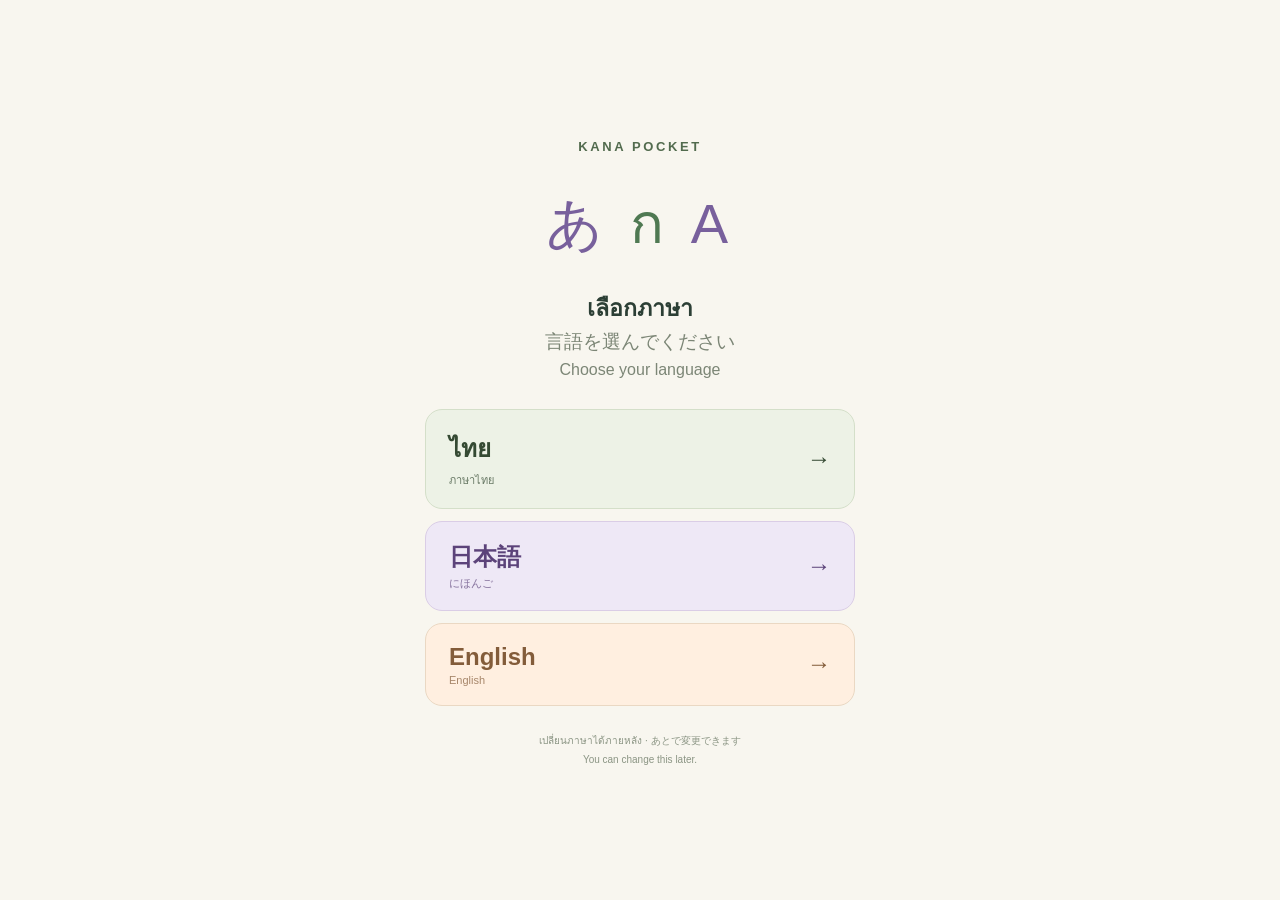
<file: index.html>
<!doctype html><html lang="th"><head><meta charset="utf-8"><meta name="viewport" content="width=device-width,initial-scale=1"><meta name="theme-color" content="#f8f6ef"><title>Kana Pocket</title><link rel="stylesheet" href="portal.css?v=language1"></head><body><section id="language-welcome" aria-labelledby="welcome-title"><div class="welcome-brand">KANA POCKET</div><div class="welcome-art" aria-hidden="true">あ <span>ก</span> A</div><h1 id="welcome-title"><span lang="th">เลือกภาษา</span><span lang="ja">言語を選んでください</span><span lang="en">Choose your language</span></h1><div class="language-options"><button type="button" data-language="th" lang="th"><b>ไทย</b><span>ภาษาไทย</span><i aria-hidden="true">→</i></button><button type="button" data-language="ja" lang="ja"><b>日本語</b><span>にほんご</span><i aria-hidden="true">→</i></button><button type="button" data-language="en" lang="en"><b>English</b><span>English</span><i aria-hidden="true">→</i></button></div><p class="welcome-note"><span lang="th">เปลี่ยนภาษาได้ภายหลัง</span> · <span lang="ja">あとで変更できます</span><br><span lang="en">You can change this later.</span></p></section><main id="portal" hidden><header><b>KANA POCKET<span>かいて、おぼえる。</span></b><select id="language" aria-label="Language / 言語 / ภาษา"><option value="th">ไทย</option><option value="ja">日本語</option><option value="en">English</option></select></header><div class="eyebrow" data-t="eyebrow"></div><h1 id="portal-title" tabindex="-1" data-t="title"></h1><p class="intro" data-t="intro"></p><div class="choices"><a href="hiragana-pocket/" class="card hira"><span class="tag">HIRAGANA</span><div class="letters" aria-hidden="true">あ<span>い</span></div><h2 data-t="hira"></h2><p data-t="hiraDesc"></p><strong data-t="startHira"></strong></a><a href="katakana-pocket-github/" class="card kata"><span class="tag">KATAKANA</span><div class="letters" aria-hidden="true">ア<span>イ</span></div><h2 data-t="kata"></h2><p data-t="kataDesc"></p><strong data-t="startKata"></strong></a></div><p class="note" data-t="note"></p><footer data-t="footer"></footer></main><script src="portal.js?v=language1"></script></body></html>
</file>
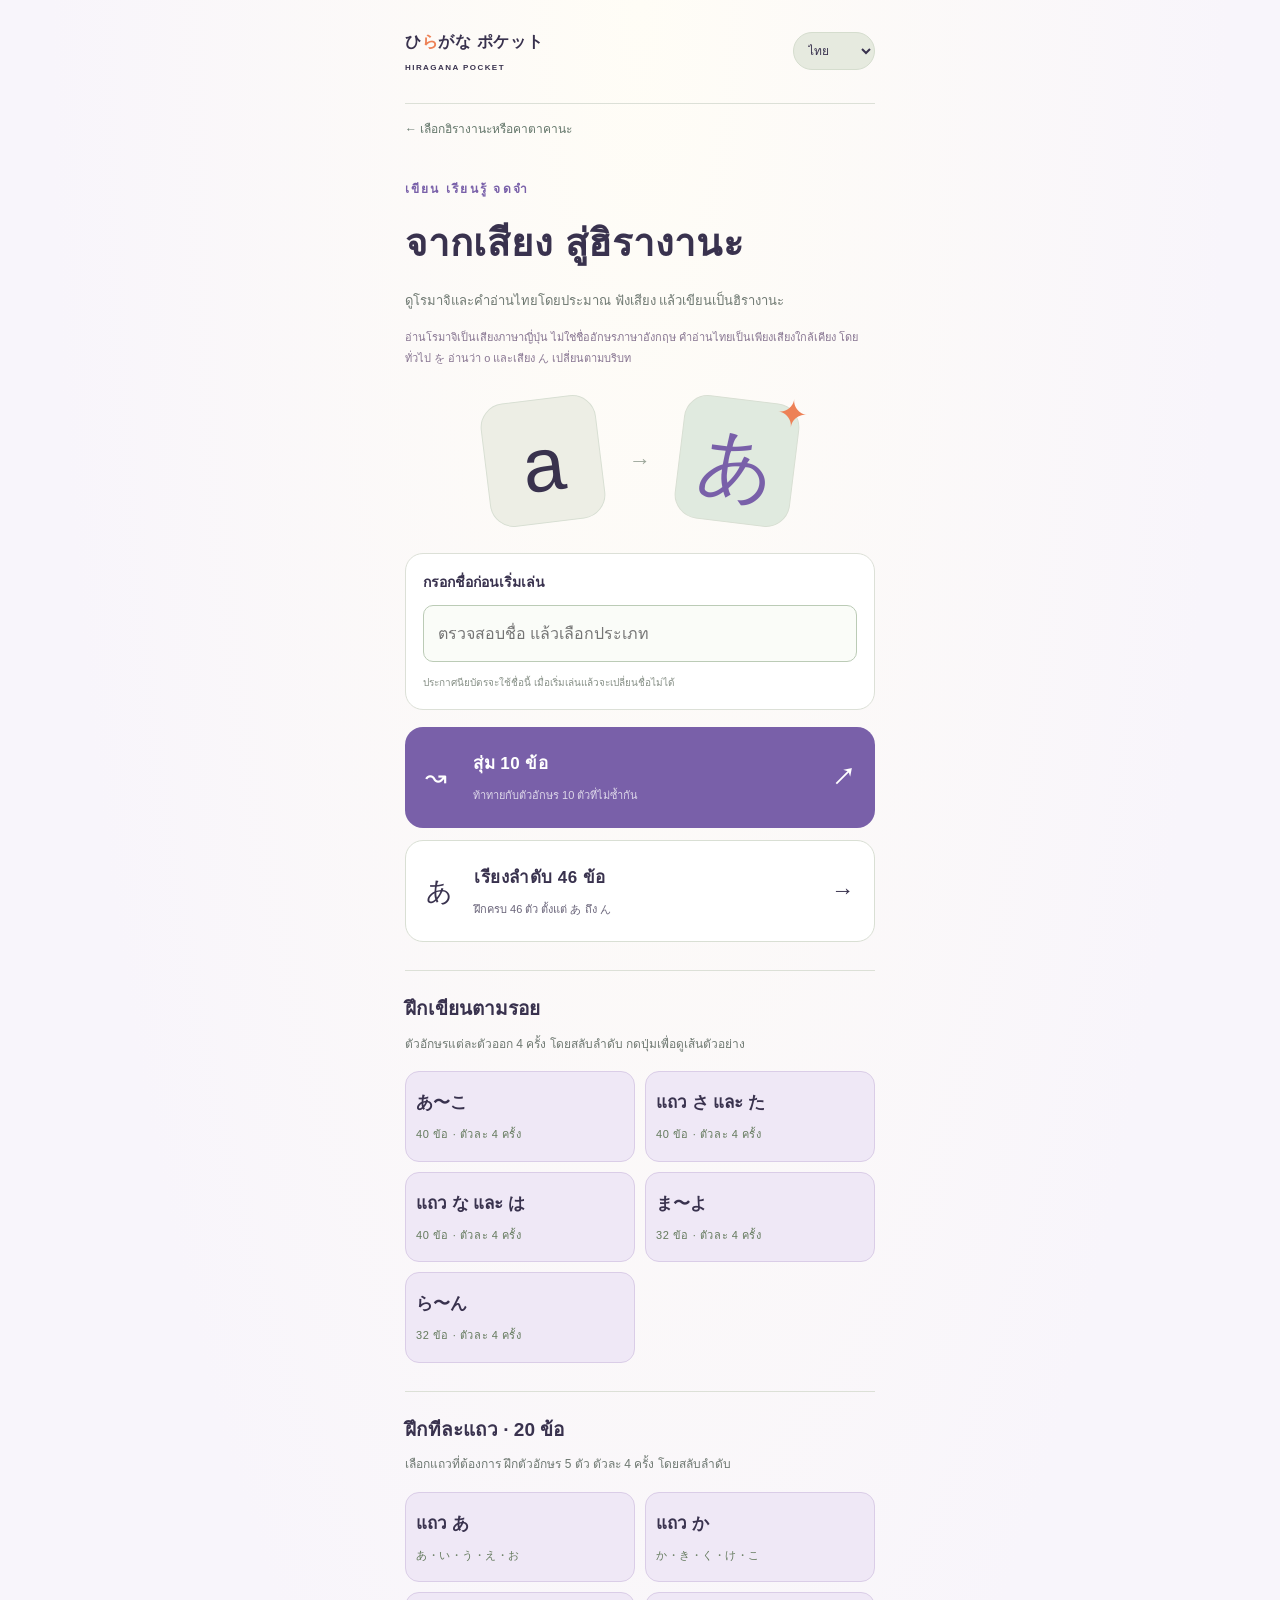
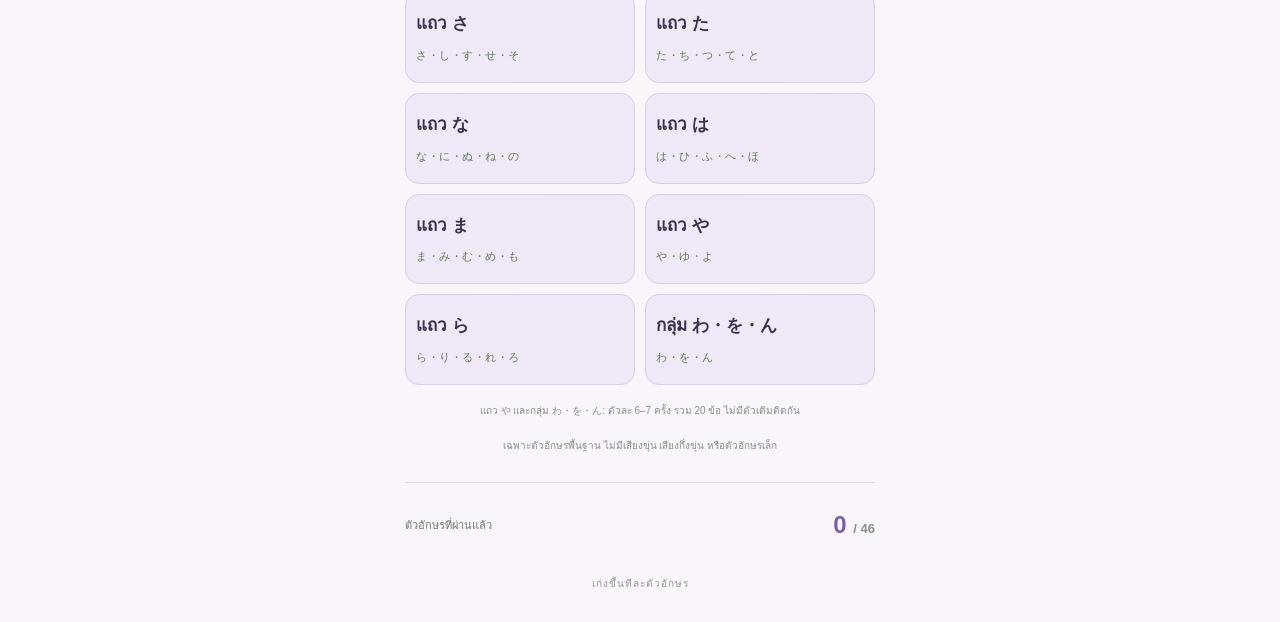
<file: hiragana-pocket/index.html>
<!doctype html><html lang="ja"><head><meta charset="utf-8"><meta name="viewport" content="width=device-width,initial-scale=1,viewport-fit=cover"><meta name="theme-color" content="#f7f6f0"><title>ひらがな ポケット</title><link rel="stylesheet" href="style.css?v=trace1"></head><body><main><header><a href="#" id="home" aria-label="ホーム">ひ<span>ら</span>がな ポケット<span class="tiny">HIRAGANA POCKET</span></a><select id="language" aria-label="Language / 言語 / ภาษา"><option value="ja">日本語</option><option value="th">ไทย</option><option value="en">English</option></select></header><a class="portal-link" href="../" data-t="portalLink"></a><section id="menu"><div class="eyebrow">かいて、おぼえる。</div><h1>ひらがなから、<br>カタカナへ<span class="orange">。</span></h1><p class="intro">「あ」を見たら、「ア」を書こう。<br>指を動かして、ひとつずつ自分の文字に。</p><p class="pronunciation-note" data-t="pronunciationNote"></p><div class="letter-art" aria-hidden="true"><span>a</span><b>→</b><span>あ<i>✦</i></span></div><form id="name-form"><label for="student-name" data-t="nameLabel"></label><input id="student-name" name="name" autocomplete="name" maxlength="60" required><p class="footnote" data-t="nameNote"></p></form><div class="mode-list"><button class="mode" id="random"><span class="mode-icon">↝</span><span><strong>ランダム 10問</strong><small>どの文字が出るか、おたのしみ。</small></span><b>↗</b></button><button class="mode secondary" id="ordered"><span class="mode-icon">あ</span><span><strong>あいうえお順</strong><small>あ〜ん、46文字をじっくり。</small></span><b>→</b></button></div><section class="row-section">
 <h2 data-t="traceHeading"></h2>
 <p data-t="traceDescription"></p>
 <div id="trace-modes"></div>
</section><section class="row-section"><h2 data-t="rowsHeading"></h2><p data-t="rowsDescription"></p><div id="row-modes"></div><p class="footnote" data-t="shortRowsNote"></p></section><p class="footnote" id="scope-note">濁音・半濁音・小さい文字は出ません。</p><div class="record"><span>これまでにクリアした文字</span><strong id="total">0 <small>/ 46</small></strong></div></section><section id="game" hidden><div class="game-meta"><button id="back" class="text-btn">← もどる</button><span id="mode-name"></span><b id="counter"></b></div><p class="player-line"><span data-t="playerLabel"></span> <strong id="player-name"></strong></p><div class="progress"><div id="progress-fill"></div></div><div class="prompt"><span>カタカナで かいてみよう</span><h2 id="question">a</h2><p id="thai-reading"></p><button id="speak" type="button" data-t="listen"></button><p id="speech-status" role="status" aria-live="polite"></p></div><div class="paper"><div class="guide horizontal"></div><div class="guide vertical"></div><span id="hint-letter" hidden></span><canvas id="drawing" width="600" height="600" aria-label="指やマウスでカタカナを書く欄"></canvas><span class="paper-label">ここに かいてね</span></div><div class="drawing-tools"><button id="clear">↺ 書きなおす</button><button id="hint" aria-pressed="false">✧ ヒント</button></div><div id="feedback" role="status" aria-live="polite">お手本なしで、チャレンジ！</div><button class="primary" id="check">できた！</button><button class="primary" id="next" hidden>つぎの文字へ →</button><p class="footnote">形の判定は目安です。書き順は判定しません。</p></section><section id="result" hidden><div class="eyebrow">NICE WRITING!</div><div class="finish-icon">✦</div><h1>よくできました<span class="orange">。</span></h1><p id="result-text"></p><div id="result-letters"></div><button id="issue-certificate" class="primary" data-t="issue"></button><button class="primary" id="again">もういちど あそぶ ↗</button><button class="text-btn" id="to-menu">ホームにもどる</button></section><section id="certificate-view" hidden><p class="capture-note" data-t="captureNote"></p><article id="certificate" aria-label="修了証"><div class="cert-sparkles" aria-hidden="true">✦ · ★ · ✧ · ★ · ✦</div><div class="cert-brand">HIRAGANA POCKET</div><div class="cert-medal" aria-hidden="true">★</div><div class="cert-kicker" data-t="certKicker"></div><h1 data-t="certTitle"></h1><div id="cert-division"></div><div class="cert-presented" data-t="presented"></div><div id="cert-name"></div><p data-t="certBody"></p><div class="cert-stats"><div><strong id="cert-count"></strong><span data-t="clearedLabel"></span></div><div><strong id="cert-hints"></strong><span data-t="hintsLabel"></span></div><div><strong id="cert-average"></strong><span id="cert-average-label"></span></div></div><div class="cert-date"><span data-t="dateLabel"></span><strong id="cert-date"></strong></div><div class="cert-bottom"><span id="cert-code"></span><b>✦ WELL DONE ✦</b></div></article><div class="cert-actions"><button id="save-certificate" class="primary" data-t="saveImage"></button><p id="save-status" role="status" aria-live="polite"></p><details id="saved-image-panel" hidden><summary data-t="imagePreview"></summary><p class="footnote" data-t="longPress"></p><img id="saved-image" alt=""></details><button id="cert-home" class="text-btn" data-t="home"></button></div></section><footer>ひと文字ずつ、できるがふえる。</footer></main><script src="i18n.js?v=trace2"></script><script src="readings.js"></script><script src="app.js?v=cert-average"></script><script src="certificate.js?v=cert-average"></script></body></html>
</file>
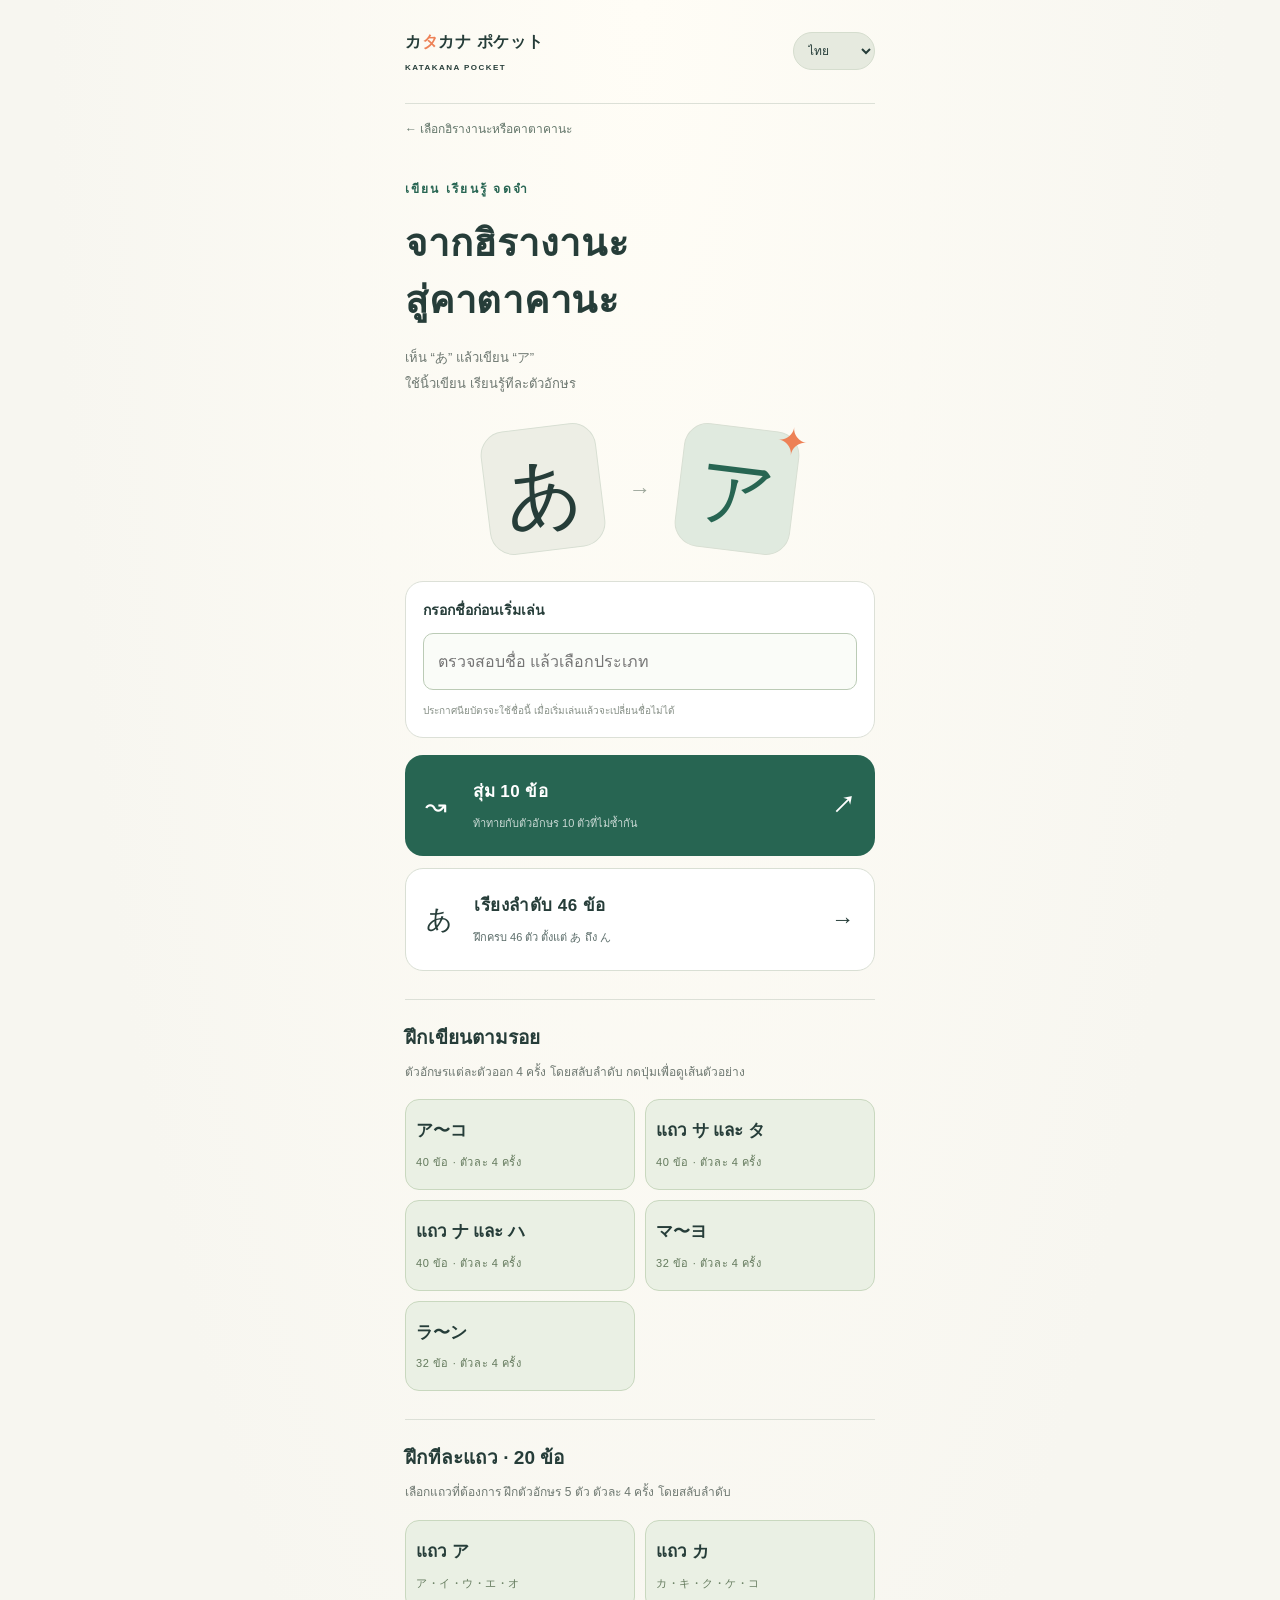
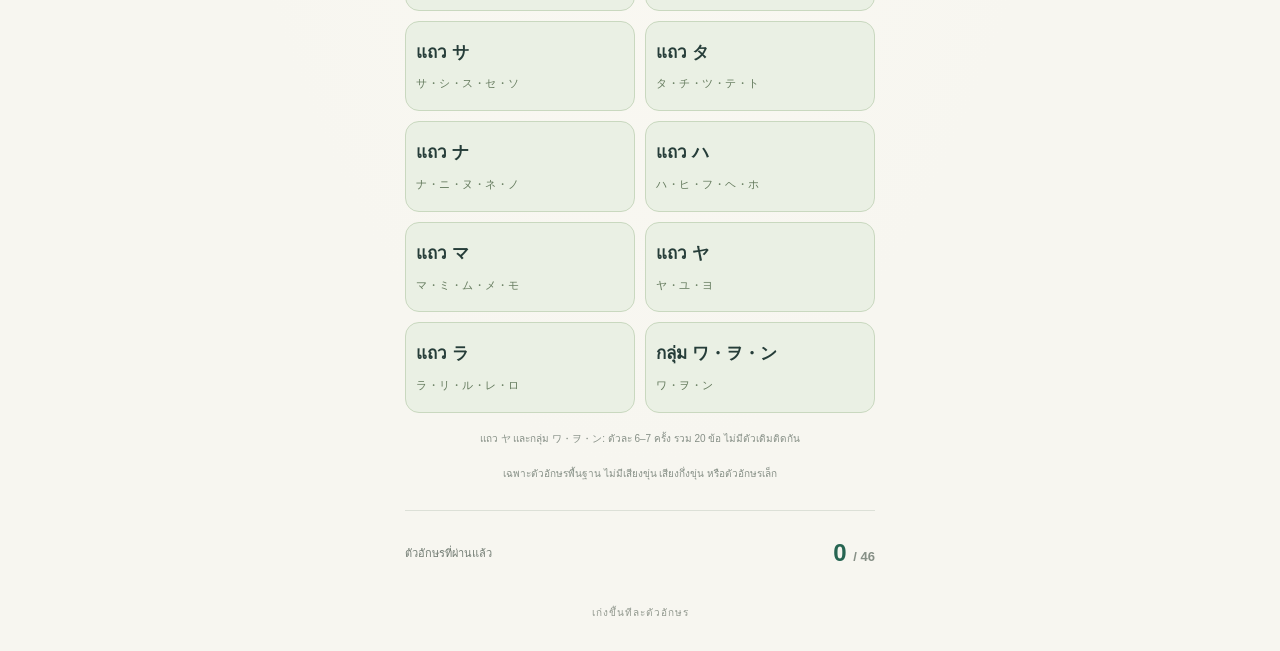
<file: katakana-pocket-github/index.html>
<!doctype html><html lang="ja"><head><meta charset="utf-8"><meta name="viewport" content="width=device-width,initial-scale=1,viewport-fit=cover"><meta name="theme-color" content="#f7f6f0"><title>カタカナ ポケット</title><link rel="stylesheet" href="style.css?v=trace1"></head><body><main><header><a href="#" id="home" aria-label="ホーム">カ<span>タ</span>カナ ポケット<span class="tiny">KATAKANA POCKET</span></a><select id="language" aria-label="Language / 言語 / ภาษา"><option value="ja">日本語</option><option value="th">ไทย</option><option value="en">English</option></select></header><a class="portal-link" href="../" data-t="portalLink"></a><section id="menu"><div class="eyebrow">かいて、おぼえる。</div><h1>ひらがなから、<br>カタカナへ<span class="orange">。</span></h1><p class="intro">「あ」を見たら、「ア」を書こう。<br>指を動かして、ひとつずつ自分の文字に。</p><div class="letter-art" aria-hidden="true"><span>あ</span><b>→</b><span>ア<i>✦</i></span></div><form id="name-form"><label for="student-name" data-t="nameLabel"></label><input id="student-name" name="name" autocomplete="name" maxlength="60" required><p class="footnote" data-t="nameNote"></p></form><div class="mode-list"><button class="mode" id="random"><span class="mode-icon">↝</span><span><strong>ランダム 10問</strong><small>どの文字が出るか、おたのしみ。</small></span><b>↗</b></button><button class="mode secondary" id="ordered"><span class="mode-icon">あ</span><span><strong>あいうえお順</strong><small>あ〜ん、46文字をじっくり。</small></span><b>→</b></button></div><section class="row-section">
 <h2 data-t="traceHeading"></h2>
 <p data-t="traceDescription"></p>
 <div id="trace-modes"></div>
</section><section class="row-section"><h2 data-t="rowsHeading"></h2><p data-t="rowsDescription"></p><div id="row-modes"></div><p class="footnote" data-t="shortRowsNote"></p></section><p class="footnote" id="scope-note">濁音・半濁音・小さい文字は出ません。</p><div class="record"><span>これまでにクリアした文字</span><strong id="total">0 <small>/ 46</small></strong></div></section><section id="game" hidden><div class="game-meta"><button id="back" class="text-btn">← もどる</button><span id="mode-name"></span><b id="counter"></b></div><p class="player-line"><span data-t="playerLabel"></span> <strong id="player-name"></strong></p><div class="progress"><div id="progress-fill"></div></div><div class="prompt"><span>カタカナで かいてみよう</span><h2 id="question">あ</h2></div><div class="paper"><div class="guide horizontal"></div><div class="guide vertical"></div><span id="hint-letter" hidden></span><canvas id="drawing" width="600" height="600" aria-label="指やマウスでカタカナを書く欄"></canvas><span class="paper-label">ここに かいてね</span></div><div class="drawing-tools"><button id="clear">↺ 書きなおす</button><button id="hint" aria-pressed="false">✧ ヒント</button></div><div id="feedback" role="status" aria-live="polite">お手本なしで、チャレンジ！</div><button class="primary" id="check">できた！</button><button class="primary" id="next" hidden>つぎの文字へ →</button><p class="footnote">形の判定は目安です。書き順は判定しません。</p></section><section id="result" hidden><div class="eyebrow">NICE WRITING!</div><div class="finish-icon">✦</div><h1>よくできました<span class="orange">。</span></h1><p id="result-text"></p><div id="result-letters"></div><button id="issue-certificate" class="primary" data-t="issue"></button><button class="primary" id="again">もういちど あそぶ ↗</button><button class="text-btn" id="to-menu">ホームにもどる</button></section><section id="certificate-view" hidden><p class="capture-note" data-t="captureNote"></p><article id="certificate" aria-label="修了証"><div class="cert-sparkles" aria-hidden="true">✦ · ★ · ✧ · ★ · ✦</div><div class="cert-brand">KATAKANA POCKET</div><div class="cert-medal" aria-hidden="true">★</div><div class="cert-kicker" data-t="certKicker"></div><h1 data-t="certTitle"></h1><div id="cert-division"></div><div class="cert-presented" data-t="presented"></div><div id="cert-name"></div><p data-t="certBody"></p><div class="cert-stats"><div><strong id="cert-count"></strong><span data-t="clearedLabel"></span></div><div><strong id="cert-hints"></strong><span data-t="hintsLabel"></span></div><div><strong id="cert-average"></strong><span id="cert-average-label"></span></div></div><div class="cert-date"><span data-t="dateLabel"></span><strong id="cert-date"></strong></div><div class="cert-bottom"><span id="cert-code"></span><b>✦ WELL DONE ✦</b></div></article><div class="cert-actions"><button id="save-certificate" class="primary" data-t="saveImage"></button><p id="save-status" role="status" aria-live="polite"></p><details id="saved-image-panel" hidden><summary data-t="imagePreview"></summary><p class="footnote" data-t="longPress"></p><img id="saved-image" alt=""></details><button id="cert-home" class="text-btn" data-t="home"></button></div></section><footer>ひと文字ずつ、できるがふえる。</footer></main><script src="i18n.js?v=trace2"></script><script src="app.js?v=cert-average"></script><script src="certificate.js?v=cert-average"></script></body></html>
</file>
<file: portal.css>
*{box-sizing:border-box}body{margin:0;background:#f8f6ef;color:#2c3f35;font-family:-apple-system,BlinkMacSystemFont,"Hiragino Kaku Gothic ProN",sans-serif}main{max-width:850px;padding:0 25px;margin:auto}header{padding:28px 0;display:flex;justify-content:space-between;align-items:center;border-bottom:1px solid #dce0d4}header b{font-size:15px;letter-spacing:.14em}header span{display:block;font-size:10px;letter-spacing:.13em;font-weight:400;margin-top:7px}select{padding:10px 13px;border:1px solid #d7dccf;border-radius:24px;background:#edf0e4;color:#2c3f35;font:inherit;font-size:12px}.eyebrow{margin-top:42px;font-size:12px;letter-spacing:.13em;color:#7c8975}h1{font-size:clamp(32px,6vw,49px);line-height:1.5;margin:17px 0}.intro{font-size:14px;color:#788572;line-height:1.9;margin-bottom:30px}.choices{display:grid;grid-template-columns:1fr 1fr;gap:20px}.card{position:relative;text-decoration:none;color:inherit;border:1px solid #d9d0e8;border-radius:25px;padding:27px;background:#eee7f6;overflow:hidden;transition:transform .15s}.card:hover{transform:translateY(-4px)}.kata{background:#e6eddf;border-color:#cddbc0}.tag{font-size:10px;font-weight:700;letter-spacing:.2em;color:#7f6999}.kata .tag{color:#5d7c4f}.letters{font-size:94px;line-height:1.5;color:#7961a1;letter-spacing:-.1em}.letters span{font-size:57px;color:#b4a2cc;display:inline-block;transform:rotate(12deg);margin-left:12px}.kata .letters{color:#45734e}.kata .letters span{color:#9bb28c}h2{font-size:25px;margin:8px 0}.card p{font-size:13px;line-height:1.9;min-height:76px;color:#71637e}.kata p{color:#61745c}.card strong{display:block;border-top:1px solid #cfc0df;margin-top:20px;padding-top:18px;font-size:15px;color:#685084}.kata strong{border-color:#c7d6bc;color:#396547}.note,footer{font-size:12px;text-align:center;color:#87927f;line-height:1.9;margin:26px 0}footer{font-size:10px;padding-bottom:15px}a:focus-visible,select:focus-visible{outline:3px solid #e49f53;outline-offset:4px}@media(max-width:580px){.choices{grid-template-columns:1fr;gap:15px}.eyebrow{margin-top:28px}.card{padding:22px}.letters{position:absolute;right:26px;top:24px;font-size:69px}.letters span{font-size:39px}.card h2{margin-top:28px}.card p{max-width:75%;min-height:0;margin-bottom:22px}.card strong{font-size:14px}h1{font-size:32px}.intro{font-size:13px}}

[hidden]{display:none!important}#language-welcome{max-width:480px;margin:auto;padding:38px 25px 30px;min-height:100svh;display:flex;flex-direction:column;justify-content:center}.welcome-brand{font-size:13px;font-weight:800;letter-spacing:.2em;color:#526b4e;text-align:center}.welcome-art{text-align:center;font-size:56px;letter-spacing:.1em;color:#78609c;margin:25px 0 12px}.welcome-art span{color:#4f7952}#welcome-title{text-align:center;font-size:23px;line-height:1.6;margin:10px 0 26px}#welcome-title span{display:block}#welcome-title span:nth-child(2){font-size:19px;font-weight:500;color:#7c8676}#welcome-title span:last-child{font-size:16px;font-weight:400;color:#7c8676}.language-options{display:grid;gap:12px}.language-options button{cursor:pointer;display:grid;grid-template-columns:1fr auto;align-items:center;gap:3px 15px;text-align:left;border:1px solid #d4dfc9;border-radius:17px;background:#edf2e6;padding:19px 23px;color:#354a33;font:inherit}.language-options button:nth-child(2){background:#eee8f6;border-color:#dacde6;color:#5c437a}.language-options button:nth-child(3){background:#ffefe0;border-color:#ead8c3;color:#835c3a}.language-options b{font-size:24px}.language-options span{font-size:11px;opacity:.7}.language-options i{grid-column:2;grid-row:1 / 3;font-size:24px;font-style:normal}.language-options button:hover{filter:brightness(.98);transform:translateY(-1px)}.language-options button:focus-visible{outline:3px solid #dd9b4d;outline-offset:3px}.welcome-note{text-align:center;font-size:10px;color:#8b9584;line-height:1.9;margin:25px 0 0}#portal-title:focus{outline:none}@media(max-height:720px){#language-welcome{padding-top:22px;padding-bottom:22px}.welcome-art{font-size:42px;margin:14px 0 6px}#welcome-title{margin-bottom:18px}.language-options button{padding:14px 20px}}
</file>
<file: hiragana-pocket/style.css>
:root{--ink:#263d39;--green:#276552;--orange:#ed8156;--bg:#f7f6f0}*{box-sizing:border-box}body{margin:0;background:var(--bg);color:var(--ink);font-family:-apple-system,BlinkMacSystemFont,"Hiragino Kaku Gothic ProN","Yu Gothic",sans-serif}button,a{-webkit-tap-highlight-color:transparent}button{cursor:pointer;font:inherit}button:focus-visible,a:focus-visible{outline:3px solid var(--orange);outline-offset:4px}button:disabled{opacity:.45;cursor:default}[hidden]{display:none!important}main{max-width:540px;margin:auto;padding:0 25px}header{display:flex;align-items:center;justify-content:space-between;padding:28px 0;border-bottom:1px solid #dce0d7}header a{text-decoration:none;color:var(--ink);font-weight:800;font-size:16px;letter-spacing:.04em}header a>span:not(.tiny){color:var(--orange)}.tiny{display:block;font-size:8px;letter-spacing:.18em;margin-top:6px}.badge{background:#e6eadf;border-radius:25px;padding:10px 15px;font-weight:700;font-size:13px}#menu{padding-top:38px}.eyebrow{font-size:12px;letter-spacing:.18em;font-weight:700;color:var(--green)}h1{font-size:clamp(29px,7vw,38px);line-height:1.5;letter-spacing:.02em;margin:16px 0}.orange{color:var(--orange)}.intro{font-size:13px;line-height:2;color:#6e7871}.letter-art{display:flex;align-items:center;justify-content:center;gap:28px;margin:30px 0}.letter-art>span{position:relative;display:grid;place-items:center;width:116px;height:124px;border:1px solid #d8dfd3;border-radius:24px;background:#edeee5;font-family:"Hiragino Maru Gothic ProN",sans-serif;font-size:76px;transform:rotate(-7deg)}.letter-art>span:last-child{background:#e0eadf;transform:rotate(7deg);color:var(--green)}.letter-art b{font-size:22px;color:#9da79b}.letter-art i{position:absolute;right:-8px;top:-24px;color:var(--orange);font-size:38px;font-style:normal}.mode-list{display:grid;gap:12px}.mode{display:flex;align-items:center;gap:17px;text-align:left;width:100%;padding:23px 20px;background:var(--green);color:white;border:0;border-radius:18px}.mode-icon{font-size:26px;width:31px}.mode strong{display:block;font-size:17px;letter-spacing:.03em}.mode small{display:block;font-size:11px;margin-top:7px;opacity:.75}.mode>b{margin-left:auto;font-size:23px}.secondary{background:#fff;border:1px solid #d9dfd4;color:var(--ink)}.footnote{text-align:center;font-size:10px;line-height:1.8;color:#879087;margin:17px 0}.record{border-top:1px solid #dce0d7;margin-top:27px;padding-top:22px;display:flex;align-items:center;justify-content:space-between;font-size:11px;color:#727c73}.record strong{font-size:24px;color:var(--green)}.record small{font-size:13px;color:#879087}footer{font-size:10px;letter-spacing:.1em;color:#92998f;text-align:center;padding:30px 0}.game-meta{display:flex;align-items:center;justify-content:space-between;padding-top:25px;font-size:11px}.text-btn{border:0;background:none;color:#657468;padding:10px 0}.progress{height:5px;background:#e2e7dd;border-radius:5px;margin-top:15px;overflow:hidden}#progress-fill{height:100%;background:var(--green);transition:width .3s}.prompt{text-align:center;margin:23px 0 12px}.prompt>span{font-size:11px;color:#788477;letter-spacing:.08em}.prompt h2{font-size:64px;line-height:1.2;margin:8px 0 14px}.paper{position:relative;width:100%;aspect-ratio:1;background:white;border:1px solid #d6ded1;border-radius:22px;overflow:hidden;box-shadow:0 7px 25px #253d3805}canvas{display:block;width:100%;height:100%;position:relative;touch-action:none;z-index:2}.guide{position:absolute;pointer-events:none}.horizontal{width:100%;top:50%;border-top:1px dashed #e6eade}.vertical{height:100%;left:50%;border-left:1px dashed #e6eade}.paper-label{position:absolute;bottom:13px;width:100%;text-align:center;font-size:10px;color:#bec7b7;pointer-events:none}#hint-letter{position:absolute;inset:0;display:grid;place-items:center;font-size:clamp(170px,60vw,295px);line-height:1;color:#dfe7d9;font-family:sans-serif;pointer-events:none}.drawing-tools{display:flex;justify-content:space-between;margin:12px 0}.drawing-tools button{border:1px solid #d9dfd4;border-radius:10px;background:transparent;padding:11px 16px;font-size:12px;color:var(--ink)}#hint[aria-pressed=true]{background:#e4eddf}#feedback{text-align:center;font-size:12px;min-height:32px;padding:5px 0;color:var(--green)}.primary{display:block;width:100%;border:0;border-radius:13px;background:var(--green);color:white;font-weight:700;padding:18px;font-size:16px}.primary:hover,.mode:hover{filter:brightness(1.05)}#result{text-align:center;padding:48px 0}#result h1{font-size:28px}.finish-icon{font-size:80px;color:var(--orange);margin:15px}#result-text{font-size:14px;color:#75816f}#result-letters{display:flex;justify-content:center;flex-wrap:wrap;gap:8px;margin:26px 0}#result-letters span{background:#e4ecdf;border-radius:10px;padding:10px;font-size:20px}#to-menu{margin-top:15px}@media(min-width:700px){main{padding:0 35px}body{background:radial-gradient(ellipse at top,#fffdf6,var(--bg) 65%)} }@media(max-height:780px){.prompt{margin:13px 0 8px}.prompt h2{font-size:48px;margin:5px 0 10px}.paper{max-width:340px;margin:auto}header{padding:20px 0}}
/* Multilingual interface and screenshot certificate */
#language{max-width:112px;font:inherit;font-size:12px;background:#e6eadf;color:var(--ink);border:1px solid #d5ddce;border-radius:20px;padding:10px}#menu h1,#menu .intro{white-space:pre-line}html[lang=th] body{line-height:1.7}html[lang=en] .mode strong{font-size:15px}#name-form{background:#fff;border:1px solid #dce0d7;border-radius:18px;padding:20px;margin:25px 0}#name-form label{display:block;text-align:left;font-size:14px;font-weight:700;margin-bottom:10px}#student-name{width:100%;font:inherit;border:1px solid #bbcbb6;border-radius:10px;padding:14px;color:var(--ink);background:#fafcf8}#name-form .footnote{margin:12px 0}#result>.primary{background:none;border:1px solid #bfcdbb;color:var(--green)}.capture-note{text-align:center;font-size:12px;color:#677465;line-height:1.7;margin:20px 0}.cert-actions{display:flex;flex-direction:column;gap:8px;margin-top:18px}.cert-actions .primary{font-size:13px;padding:12px}#certificate{position:relative;isolation:isolate;overflow:hidden;text-align:center;color:#fff4d9;background:radial-gradient(ellipse at 20% 0,#b548c8aa,transparent 55%),radial-gradient(ellipse at 100% 75%,#1e8fc6a6,transparent 60%),linear-gradient(145deg,#29246a,#491d73 55%,#152d69);border:4px solid #efc76a;border-radius:8px;padding:27px 23px 22px;box-shadow:0 16px 45px #33206435;outline:1px solid #a1732d;outline-offset:4px}#certificate:before{content:'';position:absolute;inset:9px;border:1px solid #ffdf8f99;pointer-events:none;z-index:-1}#certificate:after{content:'✦';position:absolute;right:-27px;top:60px;font-size:180px;color:#ffffff06;z-index:-1}.cert-sparkles{font-size:22px;letter-spacing:.38em;color:#ffdc7f;white-space:nowrap}.cert-brand{font-size:9px;letter-spacing:.3em;margin:9px 0 14px;color:#e4c7ff}.cert-medal{margin:auto auto 17px;display:grid;place-items:center;width:72px;height:72px;border-radius:50%;font-size:39px;color:#88511d;background:repeating-conic-gradient(#ffe8a0 0deg 10deg,#efba54 10deg 20deg);box-shadow:0 0 0 5px #d6a95e44,0 0 32px #ffc96560;text-shadow:0 1px #fff}.cert-kicker{font-size:10px;letter-spacing:.2em;color:#ffe0a1}#certificate h1{font-family:Georgia,"Times New Roman",serif;font-size:clamp(25px,7vw,37px);line-height:1.25;color:#fff4da;margin:10px 0 18px;text-shadow:0 3px 12px #0004}#cert-division{display:block;background:linear-gradient(90deg,#c5892b,#ffe5a0,#e8b955);color:#4a2d3f;font-weight:800;font-size:clamp(14px,4vw,19px);padding:12px 7px;margin:0 -10px 20px;box-shadow:0 5px 0 #0002}#certificate[data-division=ordered] #cert-division{background:linear-gradient(90deg,#9cdbdf,#e0ffff,#7ed4de);color:#173750}.cert-presented{font-size:11px;color:#decdeb}#cert-name{font-size:clamp(22px,6vw,32px);font-weight:700;line-height:1.45;overflow-wrap:anywhere;white-space:pre-wrap;margin:7px 0 13px;padding-bottom:12px;border-bottom:1px solid #fbd88966}#certificate>p{font-size:12px;line-height:1.9;color:#eee2fb;margin:12px 0 18px}.cert-stats{display:flex;justify-content:center;gap:30px;margin:18px 0}.cert-stats>div{flex:1}.cert-stats strong{display:block;font-size:27px;color:#ffdd8e}.cert-stats span{display:block;font-size:10px;color:#e5d6f4}.cert-date{font-size:10px;display:grid;gap:4px;color:#ddd2eb}.cert-date strong{font-size:11px;font-weight:500}.cert-bottom{border-top:1px solid #ffffff30;padding-top:14px;margin-top:18px;display:flex;justify-content:space-between;gap:8px;font-size:9px;color:#ffdb87;letter-spacing:.06em}body:has(#certificate-view:not([hidden])) main{max-width:520px}body:has(#certificate-view:not([hidden])) header,body:has(#certificate-view:not([hidden])) footer{display:none}body:has(#certificate-view:not([hidden])){background:#eee8f4}@media(max-width:380px){#certificate{padding:22px 17px 18px}.cert-sparkles{font-size:17px}.cert-medal{width:56px;height:56px;font-size:32px;margin-bottom:12px}.cert-stats{gap:10px;margin:12px 0}}@media print{body{background:white}header,footer,.capture-note,.cert-actions{display:none!important}main{max-width:550px}#certificate{print-color-adjust:exact;-webkit-print-color-adjust:exact;box-shadow:none}}
body:has(#certificate-view:not([hidden])) header{display:flex;justify-content:flex-end;border:0;padding:12px 0 0}body:has(#certificate-view:not([hidden])) header a{display:none}.capture-note{margin:12px 0}html[lang=th] #certificate{line-height:1.5}
#save-certificate{background:linear-gradient(100deg,#8554b1,#4e428f);color:#fff;border:1px solid #a88bc5;padding:17px;font-size:15px}#save-status{margin:0;font-size:12px;line-height:1.7;text-align:center;color:#615071}#save-status:empty{display:none}#saved-image-panel{font-size:13px;color:#544667;background:#fff9;border-radius:12px;padding:12px}#saved-image-panel summary{cursor:pointer;text-align:center}#saved-image{display:block;width:100%;height:auto;border-radius:5px;margin-top:12px}@media print{#saved-image-panel,#save-status{display:none!important}}
#menu #name-form{margin:22px 0 17px;padding:17px}#menu #name-form .footnote{text-align:left;margin-bottom:0}#student-name{font-size:16px}.player-line{font-size:12px;color:#6e7871;margin:12px 0 0;overflow-wrap:anywhere}.player-line strong{color:var(--ink)}#feedback{font-size:18px;font-weight:700;line-height:1.6;min-height:44px;padding:9px 7px}#feedback[data-state=success]{font-size:clamp(26px,7vw,34px);color:#1e6446;background:#e4efdf;border:1px solid #c4dcb8;border-radius:14px;margin:12px 0;line-height:1.55;padding:14px 8px}#feedback[data-state=close]{color:#a2542e;background:#fff0e2;border-radius:12px}#issue-certificate{margin:20px 0}#result>#issue-certificate{background:var(--green);color:white;border:0}


.row-section{margin-top:28px;padding-top:22px;border-top:1px solid #dce0d7}.row-section h2{font-size:19px;margin:0 0 8px}.row-section>p:not(.footnote){font-size:12px;line-height:1.8;color:#6e7871;margin:0 0 16px}#row-modes{display:grid;grid-template-columns:repeat(2,minmax(0,1fr));gap:10px}.row-mode{padding:17px 10px;text-align:left;border:1px solid #c9d8bf;border-radius:14px;background:#eaf0e4;color:var(--ink)}.row-mode strong{display:block;font-size:17px}.row-mode small{display:block;font-size:11px;color:#647a5d;margin-top:7px;letter-spacing:.05em}.row-mode:hover{background:#dce9d5}#certificate[data-division^="row-"] #cert-division{background:linear-gradient(90deg,#a4e3b1,#eeffce,#91d6b1);color:#254438}

.portal-link{display:inline-block;color:#63766a;font-size:12px;text-decoration:none;margin-top:15px}body:has(#certificate-view:not([hidden])) .portal-link{display:none}

:root{--green:#7960a9;--ink:#39324e;--bg:#f8f5fb}#thai-reading{font-size:18px;color:#74618b;margin:6px 0 10px}.prompt h2{font-size:56px;margin-bottom:4px}#speak{border:1px solid #d2c3e5;background:#eee7f6;border-radius:20px;padding:10px 19px;color:#50366d;font:inherit;font-size:14px}#speech-status{font-size:12px;color:#74558b;line-height:1.6;margin:7px 0}.pronunciation-note{font-size:11px;color:#887692;line-height:1.9}.row-mode{background:#efe8f6;border-color:#dacde7}#feedback[data-state=success]{color:#583d7b;background:#eee5f8;border-color:#d3bce9}
@media(max-width:600px){body:has(#game:not([hidden])) header{padding:14px 0}body:has(#game:not([hidden])) .portal-link{display:none}#game .prompt{margin:13px 0 10px}#game .prompt h2{font-size:48px}#game .paper{width:min(100%,32svh);max-width:340px}#game #hint-letter{font-size:min(60vw,26svh)}#game .game-meta{padding-top:13px}#game .player-line{margin-top:7px}#game .drawing-tools{margin:10px 0}}

/* Klee One, basic hiragana subset. See Klee-One-OFL.txt. */
@font-face {
  font-family: "Klee One";
  src: url("klee-one-hiragana.woff2") format("woff2");
  font-weight: 400;
  font-style: normal;
  font-display: block;
}
#hint-letter {
  font-family: "Klee One", sans-serif;
  font-weight: 400;
}

#trace-modes {
 display: grid;
 grid-template-columns: repeat(2, minmax(0, 1fr));
 gap: 10px;
}
#certificate[data-division^="trace-"] #cert-division {
 background: linear-gradient(90deg, #bb9ce2, #f0e5ff, #c4a7e8);
 color: #49345f;
}
</file>
<file: katakana-pocket-github/style.css>
:root{--ink:#263d39;--green:#276552;--orange:#ed8156;--bg:#f7f6f0}*{box-sizing:border-box}body{margin:0;background:var(--bg);color:var(--ink);font-family:-apple-system,BlinkMacSystemFont,"Hiragino Kaku Gothic ProN","Yu Gothic",sans-serif}button,a{-webkit-tap-highlight-color:transparent}button{cursor:pointer;font:inherit}button:focus-visible,a:focus-visible{outline:3px solid var(--orange);outline-offset:4px}button:disabled{opacity:.45;cursor:default}[hidden]{display:none!important}main{max-width:540px;margin:auto;padding:0 25px}header{display:flex;align-items:center;justify-content:space-between;padding:28px 0;border-bottom:1px solid #dce0d7}header a{text-decoration:none;color:var(--ink);font-weight:800;font-size:16px;letter-spacing:.04em}header a>span:not(.tiny){color:var(--orange)}.tiny{display:block;font-size:8px;letter-spacing:.18em;margin-top:6px}.badge{background:#e6eadf;border-radius:25px;padding:10px 15px;font-weight:700;font-size:13px}#menu{padding-top:38px}.eyebrow{font-size:12px;letter-spacing:.18em;font-weight:700;color:var(--green)}h1{font-size:clamp(29px,7vw,38px);line-height:1.5;letter-spacing:.02em;margin:16px 0}.orange{color:var(--orange)}.intro{font-size:13px;line-height:2;color:#6e7871}.letter-art{display:flex;align-items:center;justify-content:center;gap:28px;margin:30px 0}.letter-art>span{position:relative;display:grid;place-items:center;width:116px;height:124px;border:1px solid #d8dfd3;border-radius:24px;background:#edeee5;font-family:"Hiragino Maru Gothic ProN",sans-serif;font-size:76px;transform:rotate(-7deg)}.letter-art>span:last-child{background:#e0eadf;transform:rotate(7deg);color:var(--green)}.letter-art b{font-size:22px;color:#9da79b}.letter-art i{position:absolute;right:-8px;top:-24px;color:var(--orange);font-size:38px;font-style:normal}.mode-list{display:grid;gap:12px}.mode{display:flex;align-items:center;gap:17px;text-align:left;width:100%;padding:23px 20px;background:var(--green);color:white;border:0;border-radius:18px}.mode-icon{font-size:26px;width:31px}.mode strong{display:block;font-size:17px;letter-spacing:.03em}.mode small{display:block;font-size:11px;margin-top:7px;opacity:.75}.mode>b{margin-left:auto;font-size:23px}.secondary{background:#fff;border:1px solid #d9dfd4;color:var(--ink)}.footnote{text-align:center;font-size:10px;line-height:1.8;color:#879087;margin:17px 0}.record{border-top:1px solid #dce0d7;margin-top:27px;padding-top:22px;display:flex;align-items:center;justify-content:space-between;font-size:11px;color:#727c73}.record strong{font-size:24px;color:var(--green)}.record small{font-size:13px;color:#879087}footer{font-size:10px;letter-spacing:.1em;color:#92998f;text-align:center;padding:30px 0}.game-meta{display:flex;align-items:center;justify-content:space-between;padding-top:25px;font-size:11px}.text-btn{border:0;background:none;color:#657468;padding:10px 0}.progress{height:5px;background:#e2e7dd;border-radius:5px;margin-top:15px;overflow:hidden}#progress-fill{height:100%;background:var(--green);transition:width .3s}.prompt{text-align:center;margin:23px 0 12px}.prompt>span{font-size:11px;color:#788477;letter-spacing:.08em}.prompt h2{font-size:64px;line-height:1.2;margin:8px 0 14px}.paper{position:relative;width:100%;aspect-ratio:1;background:white;border:1px solid #d6ded1;border-radius:22px;overflow:hidden;box-shadow:0 7px 25px #253d3805}canvas{display:block;width:100%;height:100%;position:relative;touch-action:none;z-index:2}.guide{position:absolute;pointer-events:none}.horizontal{width:100%;top:50%;border-top:1px dashed #e6eade}.vertical{height:100%;left:50%;border-left:1px dashed #e6eade}.paper-label{position:absolute;bottom:13px;width:100%;text-align:center;font-size:10px;color:#bec7b7;pointer-events:none}#hint-letter{position:absolute;inset:0;display:grid;place-items:center;font-size:clamp(170px,60vw,295px);line-height:1;color:#dfe7d9;font-family:sans-serif;pointer-events:none}.drawing-tools{display:flex;justify-content:space-between;margin:12px 0}.drawing-tools button{border:1px solid #d9dfd4;border-radius:10px;background:transparent;padding:11px 16px;font-size:12px;color:var(--ink)}#hint[aria-pressed=true]{background:#e4eddf}#feedback{text-align:center;font-size:12px;min-height:32px;padding:5px 0;color:var(--green)}.primary{display:block;width:100%;border:0;border-radius:13px;background:var(--green);color:white;font-weight:700;padding:18px;font-size:16px}.primary:hover,.mode:hover{filter:brightness(1.05)}#result{text-align:center;padding:48px 0}#result h1{font-size:28px}.finish-icon{font-size:80px;color:var(--orange);margin:15px}#result-text{font-size:14px;color:#75816f}#result-letters{display:flex;justify-content:center;flex-wrap:wrap;gap:8px;margin:26px 0}#result-letters span{background:#e4ecdf;border-radius:10px;padding:10px;font-size:20px}#to-menu{margin-top:15px}@media(min-width:700px){main{padding:0 35px}body{background:radial-gradient(ellipse at top,#fffdf6,var(--bg) 65%)} }@media(max-height:780px){.prompt{margin:13px 0 8px}.prompt h2{font-size:48px;margin:5px 0 10px}.paper{max-width:340px;margin:auto}header{padding:20px 0}}
/* Multilingual interface and screenshot certificate */
#language{max-width:112px;font:inherit;font-size:12px;background:#e6eadf;color:var(--ink);border:1px solid #d5ddce;border-radius:20px;padding:10px}#menu h1,#menu .intro{white-space:pre-line}html[lang=th] body{line-height:1.7}html[lang=en] .mode strong{font-size:15px}#name-form{background:#fff;border:1px solid #dce0d7;border-radius:18px;padding:20px;margin:25px 0}#name-form label{display:block;text-align:left;font-size:14px;font-weight:700;margin-bottom:10px}#student-name{width:100%;font:inherit;border:1px solid #bbcbb6;border-radius:10px;padding:14px;color:var(--ink);background:#fafcf8}#name-form .footnote{margin:12px 0}#result>.primary{background:none;border:1px solid #bfcdbb;color:var(--green)}.capture-note{text-align:center;font-size:12px;color:#677465;line-height:1.7;margin:20px 0}.cert-actions{display:flex;flex-direction:column;gap:8px;margin-top:18px}.cert-actions .primary{font-size:13px;padding:12px}#certificate{position:relative;isolation:isolate;overflow:hidden;text-align:center;color:#fff4d9;background:radial-gradient(ellipse at 20% 0,#b548c8aa,transparent 55%),radial-gradient(ellipse at 100% 75%,#1e8fc6a6,transparent 60%),linear-gradient(145deg,#29246a,#491d73 55%,#152d69);border:4px solid #efc76a;border-radius:8px;padding:27px 23px 22px;box-shadow:0 16px 45px #33206435;outline:1px solid #a1732d;outline-offset:4px}#certificate:before{content:'';position:absolute;inset:9px;border:1px solid #ffdf8f99;pointer-events:none;z-index:-1}#certificate:after{content:'✦';position:absolute;right:-27px;top:60px;font-size:180px;color:#ffffff06;z-index:-1}.cert-sparkles{font-size:22px;letter-spacing:.38em;color:#ffdc7f;white-space:nowrap}.cert-brand{font-size:9px;letter-spacing:.3em;margin:9px 0 14px;color:#e4c7ff}.cert-medal{margin:auto auto 17px;display:grid;place-items:center;width:72px;height:72px;border-radius:50%;font-size:39px;color:#88511d;background:repeating-conic-gradient(#ffe8a0 0deg 10deg,#efba54 10deg 20deg);box-shadow:0 0 0 5px #d6a95e44,0 0 32px #ffc96560;text-shadow:0 1px #fff}.cert-kicker{font-size:10px;letter-spacing:.2em;color:#ffe0a1}#certificate h1{font-family:Georgia,"Times New Roman",serif;font-size:clamp(25px,7vw,37px);line-height:1.25;color:#fff4da;margin:10px 0 18px;text-shadow:0 3px 12px #0004}#cert-division{display:block;background:linear-gradient(90deg,#c5892b,#ffe5a0,#e8b955);color:#4a2d3f;font-weight:800;font-size:clamp(14px,4vw,19px);padding:12px 7px;margin:0 -10px 20px;box-shadow:0 5px 0 #0002}#certificate[data-division=ordered] #cert-division{background:linear-gradient(90deg,#9cdbdf,#e0ffff,#7ed4de);color:#173750}.cert-presented{font-size:11px;color:#decdeb}#cert-name{font-size:clamp(22px,6vw,32px);font-weight:700;line-height:1.45;overflow-wrap:anywhere;white-space:pre-wrap;margin:7px 0 13px;padding-bottom:12px;border-bottom:1px solid #fbd88966}#certificate>p{font-size:12px;line-height:1.9;color:#eee2fb;margin:12px 0 18px}.cert-stats{display:flex;justify-content:center;gap:30px;margin:18px 0}.cert-stats>div{flex:1}.cert-stats strong{display:block;font-size:27px;color:#ffdd8e}.cert-stats span{display:block;font-size:10px;color:#e5d6f4}.cert-date{font-size:10px;display:grid;gap:4px;color:#ddd2eb}.cert-date strong{font-size:11px;font-weight:500}.cert-bottom{border-top:1px solid #ffffff30;padding-top:14px;margin-top:18px;display:flex;justify-content:space-between;gap:8px;font-size:9px;color:#ffdb87;letter-spacing:.06em}body:has(#certificate-view:not([hidden])) main{max-width:520px}body:has(#certificate-view:not([hidden])) header,body:has(#certificate-view:not([hidden])) footer{display:none}body:has(#certificate-view:not([hidden])){background:#eee8f4}@media(max-width:380px){#certificate{padding:22px 17px 18px}.cert-sparkles{font-size:17px}.cert-medal{width:56px;height:56px;font-size:32px;margin-bottom:12px}.cert-stats{gap:10px;margin:12px 0}}@media print{body{background:white}header,footer,.capture-note,.cert-actions{display:none!important}main{max-width:550px}#certificate{print-color-adjust:exact;-webkit-print-color-adjust:exact;box-shadow:none}}
body:has(#certificate-view:not([hidden])) header{display:flex;justify-content:flex-end;border:0;padding:12px 0 0}body:has(#certificate-view:not([hidden])) header a{display:none}.capture-note{margin:12px 0}html[lang=th] #certificate{line-height:1.5}
#save-certificate{background:linear-gradient(100deg,#8554b1,#4e428f);color:#fff;border:1px solid #a88bc5;padding:17px;font-size:15px}#save-status{margin:0;font-size:12px;line-height:1.7;text-align:center;color:#615071}#save-status:empty{display:none}#saved-image-panel{font-size:13px;color:#544667;background:#fff9;border-radius:12px;padding:12px}#saved-image-panel summary{cursor:pointer;text-align:center}#saved-image{display:block;width:100%;height:auto;border-radius:5px;margin-top:12px}@media print{#saved-image-panel,#save-status{display:none!important}}
#menu #name-form{margin:22px 0 17px;padding:17px}#menu #name-form .footnote{text-align:left;margin-bottom:0}#student-name{font-size:16px}.player-line{font-size:12px;color:#6e7871;margin:12px 0 0;overflow-wrap:anywhere}.player-line strong{color:var(--ink)}#feedback{font-size:18px;font-weight:700;line-height:1.6;min-height:44px;padding:9px 7px}#feedback[data-state=success]{font-size:clamp(26px,7vw,34px);color:#1e6446;background:#e4efdf;border:1px solid #c4dcb8;border-radius:14px;margin:12px 0;line-height:1.55;padding:14px 8px}#feedback[data-state=close]{color:#a2542e;background:#fff0e2;border-radius:12px}#issue-certificate{margin:20px 0}#result>#issue-certificate{background:var(--green);color:white;border:0}


.row-section{margin-top:28px;padding-top:22px;border-top:1px solid #dce0d7}.row-section h2{font-size:19px;margin:0 0 8px}.row-section>p:not(.footnote){font-size:12px;line-height:1.8;color:#6e7871;margin:0 0 16px}#row-modes{display:grid;grid-template-columns:repeat(2,minmax(0,1fr));gap:10px}.row-mode{padding:17px 10px;text-align:left;border:1px solid #c9d8bf;border-radius:14px;background:#eaf0e4;color:var(--ink)}.row-mode strong{display:block;font-size:17px}.row-mode small{display:block;font-size:11px;color:#647a5d;margin-top:7px;letter-spacing:.05em}.row-mode:hover{background:#dce9d5}#certificate[data-division^="row-"] #cert-division{background:linear-gradient(90deg,#a4e3b1,#eeffce,#91d6b1);color:#254438}

.portal-link{display:inline-block;color:#63766a;font-size:12px;text-decoration:none;margin-top:15px}body:has(#certificate-view:not([hidden])) .portal-link{display:none}

#trace-modes {
 display: grid;
 grid-template-columns: repeat(2, minmax(0, 1fr));
 gap: 10px;
}
#certificate[data-division^="trace-"] #cert-division {
 background: linear-gradient(90deg, #bb9ce2, #f0e5ff, #c4a7e8);
 color: #49345f;
}
</file>
